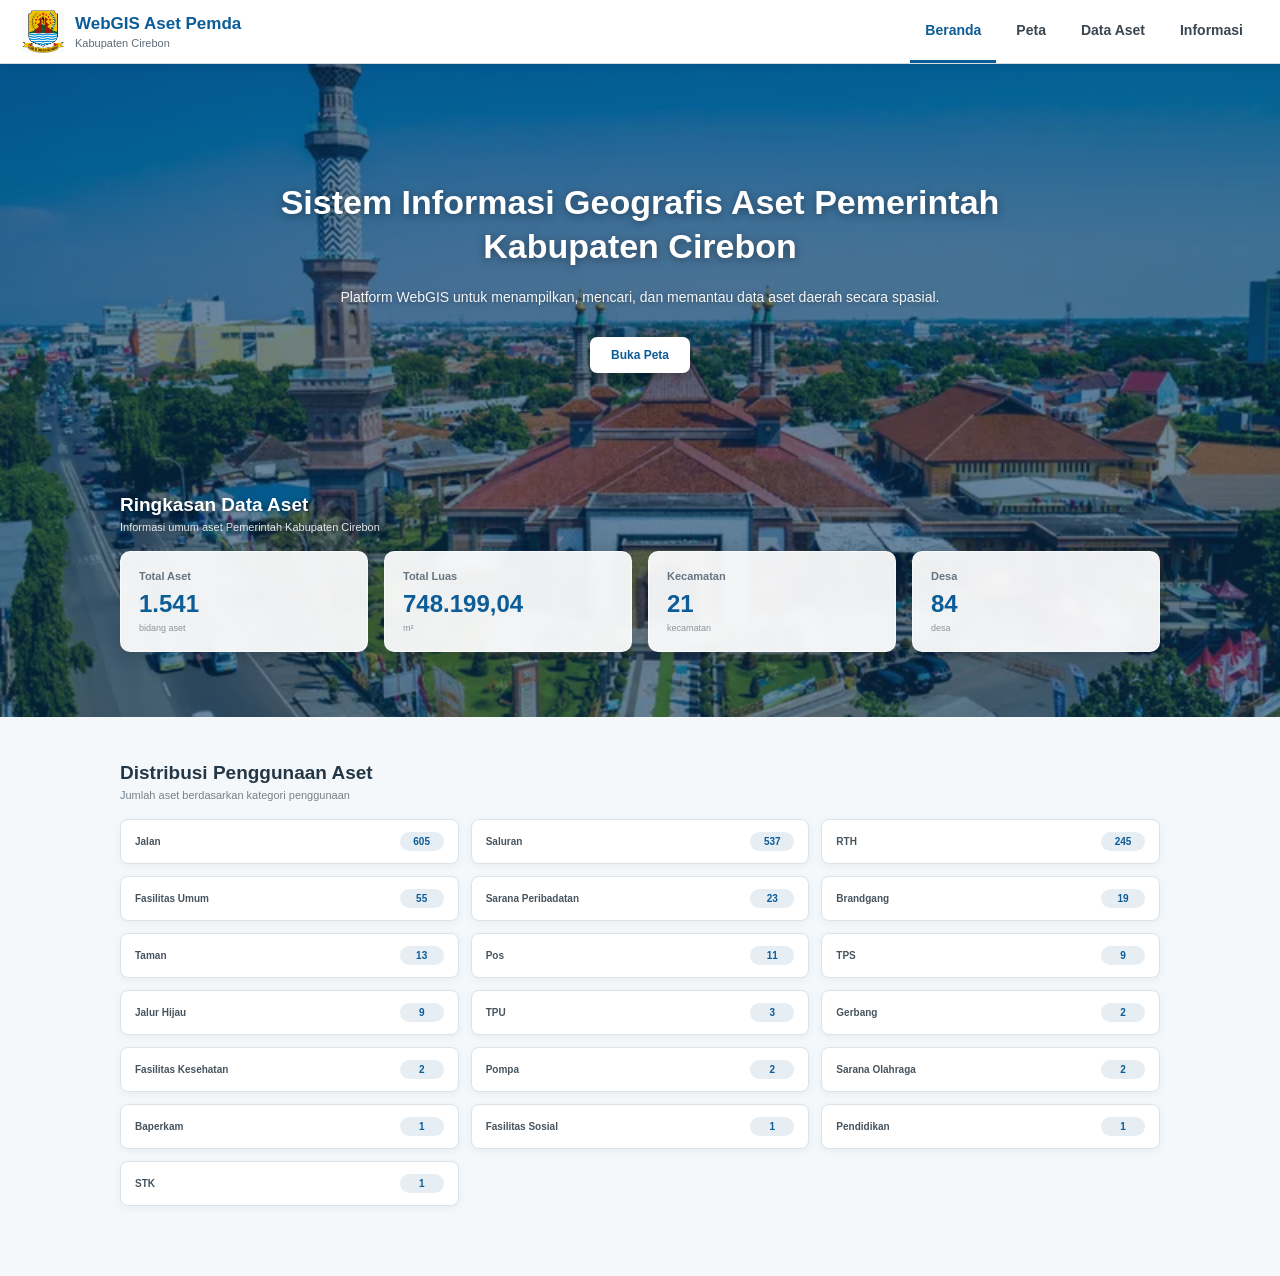
<file: index.html>
<!DOCTYPE html>
<html lang="id">

<head>
    <meta charset="UTF-8">

    <meta
        name="viewport"
        content="width=device-width, initial-scale=1.0"
    >

    <title>
        Beranda - WebGIS Aset Pemda Kabupaten Cirebon
    </title>

    <link
        rel="stylesheet"
        href="css/style.css"
    >

</head>

<body>

    <!-- =====================================================
         HEADER WEBGIS
    ====================================================== -->

    <header class="webgis-header">

        <div class="header-brand">

            <img
                src="images/Logo Kabupaten Cirebon.gif"
                alt="Logo Kabupaten Cirebon"
                class="header-logo"
            >

            <div class="header-text">

                <div class="header-title">
                    WebGIS Aset Pemda
                </div>

                <div class="header-subtitle">
                    Kabupaten Cirebon
                </div>

            </div>

        </div>


        <nav class="header-nav">

            <a
                href="index.html"
                class="nav-item active"
            >
                Beranda
            </a>

            <a
                href="peta.html"
                class="nav-item"
            >
                Peta
            </a>

            <a
                href="data-aset.html"
                class="nav-item"
            >
                Data Aset
            </a>

            <a
        href="informasi.html"
        class="nav-item"
    >
        Informasi
    </a>

        </nav>

    </header>


    <!-- =====================================================
         KONTEN BERANDA
    ====================================================== -->

    <main class="beranda-page">


        <!-- =================================================
             BACKGROUND HERO + RINGKASAN
        ================================================== -->

        <div class="beranda-background">


            <!-- =============================================
                 HERO
            ============================================== -->

            <section class="beranda-hero">

                <h1>
                    Sistem Informasi Geografis Aset
                    Pemerintah Kabupaten Cirebon
                </h1>

                <p>
                    Platform WebGIS untuk menampilkan,
                    mencari, dan memantau data aset daerah
                    secara spasial.
                </p>

                <a
                    href="peta.html"
                    class="btn-buka-peta"
                >
                    Buka Peta
                </a>

            </section>


            <!-- =============================================
                 RINGKASAN DATA
            ============================================== -->

            <section class="dashboard-ringkasan">

                <div class="dashboard-heading">

                    <h2>
                        Ringkasan Data Aset
                    </h2>

                    <p>
                        Informasi umum aset Pemerintah Kabupaten Cirebon
                    </p>

                </div>


                <div class="dashboard-cards">


                    <!-- TOTAL ASET -->

                    <div class="dashboard-card">

                        <div class="dashboard-card-label">
                            Total Aset
                        </div>

                        <div
                            class="dashboard-card-value"
                            id="dashboardTotalAset"
                        >
                            -
                        </div>

                        <div class="dashboard-card-unit">
                            bidang aset
                        </div>

                    </div>


                    <!-- TOTAL LUAS -->

                    <div class="dashboard-card">

                        <div class="dashboard-card-label">
                            Total Luas
                        </div>

                        <div
                            class="dashboard-card-value"
                            id="dashboardTotalLuas"
                        >
                            -
                        </div>

                        <div class="dashboard-card-unit">
                            m²
                        </div>

                    </div>


                    <!-- KECAMATAN -->

                    <div class="dashboard-card">

                        <div class="dashboard-card-label">
                            Kecamatan
                        </div>

                        <div
                            class="dashboard-card-value"
                            id="dashboardKecamatan"
                        >
                            -
                        </div>

                        <div class="dashboard-card-unit">
                            kecamatan
                        </div>

                    </div>


                    <!-- DESA -->

                    <div class="dashboard-card">

                        <div class="dashboard-card-label">
                            Desa
                        </div>

                        <div
                            class="dashboard-card-value"
                            id="dashboardDesa"
                        >
                            -
                        </div>

                        <div class="dashboard-card-unit">
                            desa
                        </div>

                    </div>


                </div>

            </section>


        </div>


        <!-- =================================================
             DISTRIBUSI PENGGUNAAN ASET
        ================================================== -->

        <section class="distribusi-aset">

            <div class="dashboard-heading">

                <h2>
                    Distribusi Penggunaan Aset
                </h2>

                <p>
                    Jumlah aset berdasarkan kategori penggunaan
                </p>

            </div>


            <div
                id="distribusiPenggunaan"
                class="distribusi-list"
            >
                Memuat data...
            </div>

        </section>


    </main>


    <!-- =====================================================
         JAVASCRIPT BERANDA
    ====================================================== -->

    <script src="js/beranda.js"></script>


</body>

</html>
</file>
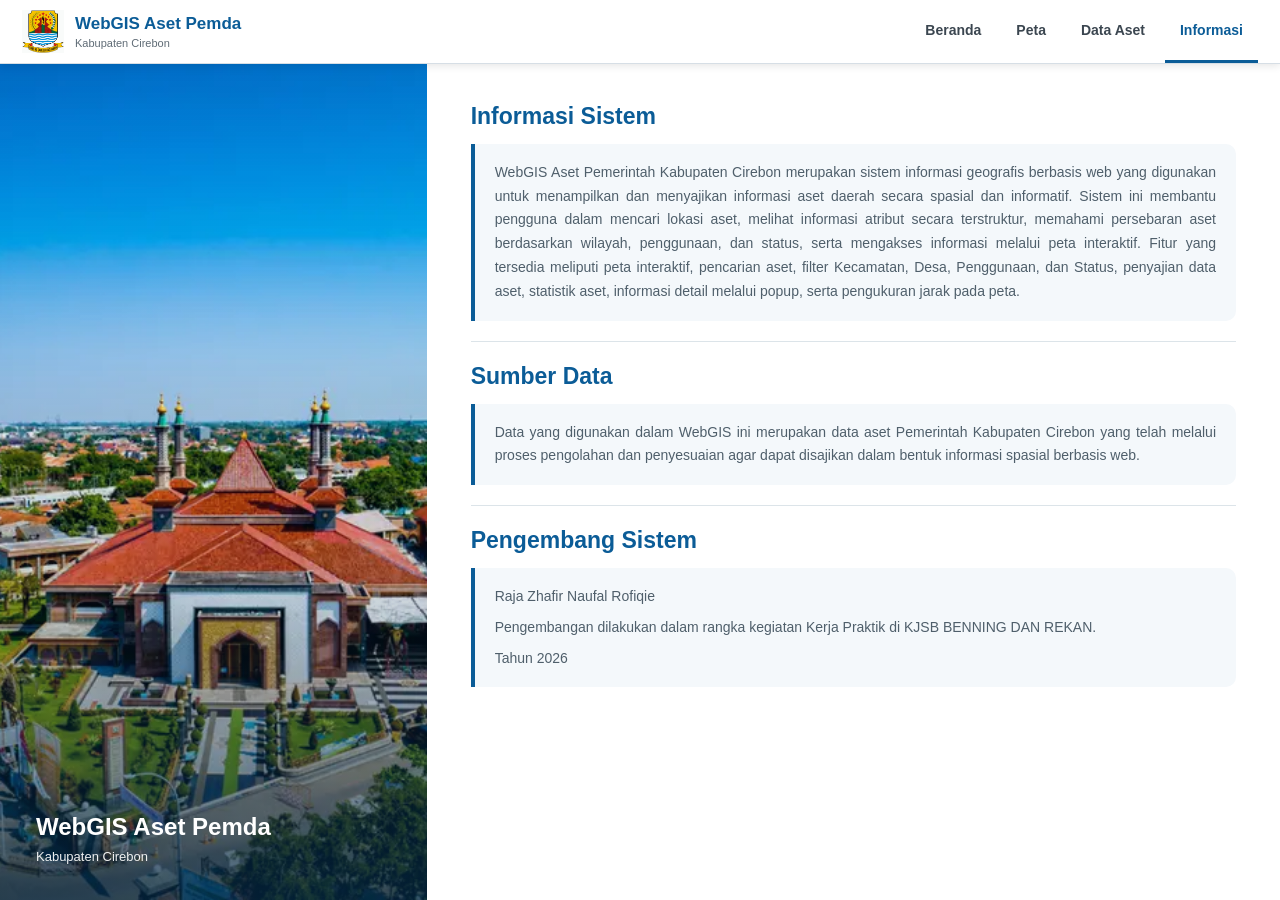
<file: informasi.html>
<!DOCTYPE html>
<html lang="id">

<head>

    <meta charset="UTF-8">

    <meta
        name="viewport"
        content="width=device-width, initial-scale=1.0"
    >

    <title>
        Informasi - WebGIS Aset Pemda Kabupaten Cirebon
    </title>

    <link
        rel="stylesheet"
        href="css/style.css"
    >

</head>


<body>


<!-- =====================================================
     HEADER / BANNER WEBGIS
====================================================== -->

<header class="webgis-header">

    <div class="header-brand">

        <img
            src="images/Logo Kabupaten Cirebon.gif"
            alt="Logo Kabupaten Cirebon"
            class="header-logo"
        >

        <div class="header-text">

            <div class="header-title">
                WebGIS Aset Pemda
            </div>

            <div class="header-subtitle">
                Kabupaten Cirebon
            </div>

        </div>

    </div>


    <nav class="header-nav">

        <a
    href="index.html"
    class="nav-item"
>
    Beranda
</a>

        <a
            href="peta.html"
            class="nav-item"
        >
            Peta
        </a>

        <a
            href="data-aset.html"
            class="nav-item"
        >
            Data Aset
        </a>

        <a
            href="informasi.html"
            class="nav-item active"
        >
            Informasi
        </a>

    </nav>

</header>


<!-- =====================================================
     HALAMAN INFORMASI
====================================================== -->

<main class="informasi-page">

    <section class="informasi-split">


        <!-- =============================================
             FOTO KIRI
        ============================================== -->

        <div class="informasi-photo">

            <img
                src="images/alun-cirebon.webp"
                alt="Kabupaten Cirebon"
            >

            <div class="informasi-photo-overlay">

                <div class="informasi-photo-title">
                    WebGIS Aset Pemda
                </div>

                <div class="informasi-photo-subtitle">
                    Kabupaten Cirebon
                </div>

            </div>

        </div>


        <!-- =============================================
             INFORMASI KANAN
        ============================================== -->

        <div class="informasi-panel">


            <!-- INFORMASI SISTEM -->

            <div class="informasi-block">

                <h1>
                    Informasi Sistem
                </h1>

                <p>
                    WebGIS Aset Pemerintah Kabupaten Cirebon merupakan
                    sistem informasi geografis berbasis web yang digunakan
                    untuk menampilkan dan menyajikan informasi aset daerah
                    secara spasial dan informatif. Sistem ini membantu
                    pengguna dalam mencari lokasi aset, melihat informasi
                    atribut secara terstruktur, memahami persebaran aset
                    berdasarkan wilayah, penggunaan, dan status, serta
                    mengakses informasi melalui peta interaktif. Fitur yang
                    tersedia meliputi peta interaktif, pencarian aset,
                    filter Kecamatan, Desa, Penggunaan, dan Status,
                    penyajian data aset, statistik aset, informasi detail
                    melalui popup, serta pengukuran jarak pada peta.
                </p>

            </div>


            <div class="informasi-divider"></div>


            <!-- SUMBER DATA -->

            <div class="informasi-block">

                <h2>
                    Sumber Data
                </h2>

                <p>
                    Data yang digunakan dalam WebGIS ini merupakan data
                    aset Pemerintah Kabupaten Cirebon yang telah melalui
                    proses pengolahan dan penyesuaian agar dapat disajikan
                    dalam bentuk informasi spasial berbasis web.
                </p>

            </div>


            <div class="informasi-divider"></div>


            <!-- PENGEMBANG SISTEM -->

            <div class="informasi-block">

                <h2>
                    Pengembang Sistem
                </h2>


                <div class="informasi-developer">

                    <div class="developer-name">
                        Raja Zhafir Naufal Rofiqie
                    </div>

                    <p>
                        Pengembangan dilakukan dalam rangka kegiatan
                        Kerja Praktik di KJSB BENNING DAN REKAN.
                    </p>

                    <div class="developer-year">
                        Tahun 2026
                    </div>

                </div>

            </div>


        </div>

    </section>

</main>


</body>

</html>
</file>
<file: css/style.css>
html,
body {
    margin: 0;
    padding: 0;
    width: 100%;
    height: 100%;
}


/* ======================================================
   HEADER WEBGIS
====================================================== */

.webgis-header {
    position: fixed;

    top: 0;
    left: 0;
    right: 0;

    height: 64px;

    background: rgba(255, 255, 255, 0.97);

    display: flex;
    align-items: center;
    justify-content: space-between;

    padding: 0 22px;

    box-sizing: border-box;

    border-bottom: 1px solid #d6dee5;

    box-shadow:
        0 2px 8px
        rgba(0, 0, 0, 0.10);

    z-index: 2000;

    font-family:
        Arial,
        Helvetica,
        sans-serif;
}


/* ======================================================
   BRAND / IDENTITAS
====================================================== */

.header-brand {
    display: flex;
    align-items: center;

    gap: 11px;
}

.header-logo {
    width: 42px;
    height: 48px;

    object-fit: contain;
}

.header-text {
    display: flex;
    flex-direction: column;

    justify-content: center;
}

.header-title {
    font-size: 17px;

    font-weight: 700;

    color: #0B5C97;

    line-height: 1.15;
}

.header-subtitle {
    margin-top: 3px;

    font-size: 11px;

    font-weight: 500;

    color: #5f6b75;
}


/* ======================================================
   NAVBAR
====================================================== */

.header-nav {
    display: flex;

    align-items: center;

    height: 100%;

    gap: 5px;
}

.nav-item {
    height: 100%;

    padding: 0 15px;

    display: flex;
    align-items: center;

    color: #3b4650;

    text-decoration: none;

    font-size: 14px;

    font-weight: 700;

    box-sizing: border-box;

    border-bottom: 3px solid transparent;

    transition: 0.2s;
}

.nav-item:hover {
    color: #0B5C97;

    background:
        rgba(11, 92, 151, 0.05);
}

.nav-item.active {
    color: #0B5C97;

    border-bottom-color: #0B5C97;
}


/* ======================================================
   PETA
====================================================== */

#map {
    position: absolute;

    top: 64px;
    left: 0;
    right: 0;
    bottom: 0;

    width: 100%;

    height: calc(100vh - 64px);
}


/* ======================================================
   PANEL FILTER
====================================================== */

.filter-panel {
    position: absolute;

    top: 79px;
    left: 55px;

    z-index: 1000;

    width: 190px;

    background: rgba(255, 255, 255, 0.96);

    padding: 12px;

    border-radius: 10px;

    box-shadow:
        0 3px 14px
        rgba(0, 0, 0, 0.22);

    font-family:
        Arial,
        Helvetica,
        sans-serif;
}

.filter-title {
    font-size: 13px;
    font-weight: 700;

    color: #0B5C97;

    margin-bottom: 10px;

    padding-bottom: 6px;

    border-bottom:
        1px solid #d5dce2;
}

.filter-panel label {
    display: block;

    font-size: 10px;
    font-weight: 600;

    color: #444444;

    margin-top: 8px;
    margin-bottom: 4px;
}


/* ======================================================
   DROPDOWN FILTER
====================================================== */

.filter-panel select {
    width: 100%;

    padding: 6px 7px;

    font-size: 10px;

    color: #222222;

    background: #ffffff;

    border: 1px solid #c7d0d8;

    border-radius: 6px;

    outline: none;

    cursor: pointer;

    box-sizing: border-box;
}

.filter-panel select:focus {
    border-color: #0B5C97;

    box-shadow:
        0 0 0 2px
        rgba(11, 92, 151, 0.12);
}


/* ======================================================
   PENCARIAN ASET
====================================================== */

.search-aset {
    display: flex;

    gap: 5px;

    margin-bottom: 10px;
}

.search-aset input {
    width: 100%;

    min-width: 0;

    padding: 7px 8px;

    font-size: 10px;

    border: 1px solid #c7d0d8;

    border-radius: 6px;

    background: white;

    color: #222222;

    outline: none;

    box-sizing: border-box;
}

.search-aset input:focus {
    border-color: #0B5C97;

    box-shadow:
        0 0 0 2px
        rgba(11, 92, 151, 0.15);
}

#btnSearchAset {
    border: none;

    padding: 7px 10px;

    border-radius: 6px;

    background: #0B5C97;

    color: white;

    font-size: 10px;

    font-weight: 600;

    cursor: pointer;
}

#btnSearchAset:hover {
    background: #084773;
}


/* ======================================================
   HASIL PENCARIAN ASET
====================================================== */

.hasil-pencarian {
    display: none;

    margin-bottom: 10px;

    background: white;

    border: 1px solid #c7d0d8;

    border-radius: 7px;

    max-height: 220px;

    overflow-y: auto;

    box-shadow:
        0 3px 10px
        rgba(0, 0, 0, 0.12);
}

.hasil-item {
    padding: 8px 9px;

    cursor: pointer;

    border-bottom:
        1px solid #e3e7ea;

    background: white;

    transition:
        background 0.15s ease;
}

.hasil-item:last-child {
    border-bottom: none;
}

.hasil-item:hover {
    background: #EAF3F9;
}

.hasil-penggunaan {
    font-size: 10px;

    font-weight: 700;

    color: #0B5C97;

    margin-bottom: 2px;
}

.hasil-lokasi {
    font-size: 9px;

    color: #444444;

    margin-bottom: 2px;
}

.hasil-kode {
    font-size: 8px;

    color: #777777;
}

.hasil-kosong {
    padding: 9px;

    font-size: 9px;

    color: #666666;

    text-align: center;
}

.hasil-pencarian::-webkit-scrollbar {
    width: 5px;
}

.hasil-pencarian::-webkit-scrollbar-thumb {
    background: #9eabb5;

    border-radius: 10px;
}


/* ======================================================
   RESET FILTER
====================================================== */

#resetFilter {
    width: 100%;

    margin-top: 10px;

    padding: 7px;

    border: none;

    border-radius: 6px;

    background: #0B5C97;

    color: white;

    font-size: 10px;

    font-weight: 600;

    cursor: pointer;
}

#resetFilter:hover {
    background: #084773;
}


/* ======================================================
   STATISTIK FILTER
====================================================== */

.statistik-filter {
    margin-top: 11px;

    padding: 11px 12px;

    background:
        rgba(255, 255, 255, 0.96);

    border:
        1px solid #d5dce2;

    border-radius: 8px;

    font-family:
        Arial,
        Helvetica,
        sans-serif;
}

.statistik-title {
    color: #0B5C97;

    font-size: 11.5px;

    font-weight: 700;

    margin-bottom: 8px;

    padding-bottom: 6px;

    border-bottom:
        1px solid #d5dce2;
}

.statistik-row {
    display: flex;

    justify-content: space-between;

    align-items: center;

    gap: 10px;

    margin-bottom: 7px;

    font-size: 10px;

    color: #444444;
}

.statistik-row:last-child {
    margin-bottom: 0;
}

.statistik-row strong {
    color: #0B5C97;

    font-size: 10.5px;

    font-weight: 700;

    text-align: right;
}

/* ======================================================
   POPUP INFORMASI ASET
====================================================== */

.popup-aset-wrapper
.leaflet-popup-content-wrapper {
    padding: 0;

    border-radius: 12px;

    overflow: hidden;

    background: white;

    border:
        2px solid #607D8B;

    box-shadow:
        0 6px 22px
        rgba(0, 0, 0, 0.24);
}

.popup-aset-wrapper
.leaflet-popup-content {
    margin: 0 !important;

    width: 275px !important;
}

.popup-aset-wrapper
.leaflet-popup-tip {
    background: white;

    border-right:
        2px solid #607D8B;

    border-bottom:
        2px solid #607D8B;
}

.popup-aset-wrapper
.leaflet-popup-close-button {
    color: white !important;

    font-size: 18px !important;

    top: 7px !important;

    right: 8px !important;

    z-index: 999;
}

.popup-aset-wrapper
.leaflet-popup-close-button:hover {
    color: #dddddd !important;
}


/* ======================================================
   CONTAINER POPUP
====================================================== */

.popup-aset {
    width: 275px;

    font-family:
        Arial,
        Helvetica,
        sans-serif;

    background: white;
}


/* ======================================================
   HEADER POPUP
====================================================== */

.popup-header {
    background: #0B5C97;

    color: white;

    padding:
        10px
        32px
        10px
        13px;
}

.popup-title {
    font-size: 15px;

    font-weight: 700;

    margin-bottom: 2px;
}

.popup-subtitle {
    font-size: 10px;

    opacity: 0.9;
}


/* ======================================================
   BODY POPUP
====================================================== */

.popup-body {
    width: 100%;

    background: white;

    position: relative;
}


/* Watermark logo */
.popup-body::before {
    content: "";

    position: absolute;

    width: 145px;
    height: 145px;

    top: 50%;
    left: 69%;

    transform:
        translate(-50%, -50%);

    background-image:
        url("../images/Logo Kabupaten Cirebon.gif");

    background-size: contain;

    background-position: center;

    background-repeat: no-repeat;

    opacity: 0.34;

    pointer-events: none;

    z-index: 0;
}


/* ======================================================
   BARIS POPUP
====================================================== */

.popup-row {
    display: grid;

    grid-template-columns:
        95px
        1fr;

    min-height: 31px;

    position: relative;

    z-index: 1;

    border-bottom:
        1px solid #c7d0d8;
}

.popup-row:last-child {
    border-bottom: none;
}


/* ======================================================
   KOLOM KIRI POPUP
====================================================== */

.popup-label {
    background:
        rgba(42, 105, 150, 0.72);

    color: white;

    font-weight: 600;

    font-size: 10px;

    padding:
        7px
        9px;

    display: flex;

    align-items: center;

    border-right:
        1px solid #b8c4ce;

    border-bottom:
        1px solid
        rgba(255, 255, 255, 0.22);
}


/* ======================================================
   KOLOM KANAN POPUP
====================================================== */

.popup-value {
    background:
        rgba(255, 255, 255, 0.70);

    color: #333333;

    font-size: 10px;

    padding:
        7px
        9px;

    display: flex;

    align-items: center;

    line-height: 1.3;

    word-break: break-word;

    border-bottom:
        1px solid #d5dce2;
}


/* ======================================================
   STATUS
====================================================== */

.status-badge {
    display: inline-block;

    padding:
        3px
        7px;

    border-radius: 14px;

    background: #E8F5E9;

    color: #2E7D32;

    font-size: 8.5px;

    font-weight: 700;
}


/* ======================================================
   TOOLTIP HOVER
====================================================== */

.tooltip-aset-wrapper {
    background: transparent !important;

    border: none !important;

    box-shadow: none !important;

    padding: 0 !important;

    pointer-events: none !important;
}

.tooltip-aset-wrapper,
.tooltip-aset-wrapper * {
    pointer-events: none !important;
}

.tooltip-aset-wrapper::before {
    border-top-color:
        white !important;
}

.tooltip-aset {
    min-width: 155px;

    max-width: 225px;

    border-radius: 8px;

    overflow: hidden;

    background: white;

    box-shadow:
        0 4px 14px
        rgba(0, 0, 0, 0.24);
}

.tooltip-title {
    background: #0B5C97;

    color: white;

    font-weight: 700;

    padding:
        6px
        10px;

    font-size: 10px;
}

.tooltip-keterangan {
    background: white;

    color: #333333;

    padding:
        8px
        10px;

    line-height: 1.35;

    font-size: 9px;
}


/* ======================================================
   LEGENDA ASET
====================================================== */

.legend-aset {
    background:
        rgba(255, 255, 255, 0.94);

    padding:
        10px
        12px;

    border-radius: 9px;

    box-shadow:
        0 3px 12px
        rgba(0, 0, 0, 0.22);

    font-family:
        Arial,
        Helvetica,
        sans-serif;

    font-size: 10px;

    max-height: 300px;

    overflow-y: auto;

    min-width: 145px;
}

.legend-title {
    font-size: 12px;

    font-weight: 700;

    color: #0B5C97;

    margin-bottom: 8px;

    padding-bottom: 6px;

    border-bottom:
        1px solid #d5dce2;
}

.legend-item {
    display: flex;

    align-items: center;

    gap: 7px;

    margin-bottom: 5px;

    color: #333333;
}

.legend-color {
    width: 13px;

    height: 13px;

    border-radius: 3px;

    flex-shrink: 0;

    border:
        1px solid
        rgba(0, 0, 0, 0.20);
}

.legend-aset::-webkit-scrollbar {
    width: 5px;
}

.legend-aset::-webkit-scrollbar-thumb {
    background: #9eabb5;

    border-radius: 10px;
}

/* ======================================================
   BERANDA PAGE
====================================================== */

.beranda-page {
    min-height: 100vh;

    padding-top: 64px;

    background: #f5f8fa;

    font-family:
        Arial,
        Helvetica,
        sans-serif;

    box-sizing: border-box;
}


/* ======================================================
   BACKGROUND HERO + RINGKASAN
====================================================== */

.beranda-background {
    position: relative;

    background-image:
        linear-gradient(
            rgba(6, 50, 88, 0.58),
            rgba(6, 50, 88, 0.58)
        ),
        url("../images/alun-cirebon.webp");

    background-size: cover;

    background-position: center center;

    background-repeat: no-repeat;

    box-sizing: border-box;
}


/* ======================================================
   HERO BERANDA
====================================================== */

.beranda-hero {
    min-height: 410px;

    padding:
        70px
        30px
        55px
        30px;

    text-align: center;

    display: flex;

    flex-direction: column;

    align-items: center;

    justify-content: center;

    box-sizing: border-box;
}


/* ======================================================
   JUDUL HERO
====================================================== */

.beranda-hero h1 {
    margin: 0;

    max-width: 850px;

    color: white;

    font-size: 34px;

    font-weight: 700;

    line-height: 1.3;

    text-shadow:
        0 2px 8px
        rgba(0, 0, 0, 0.38);
}


/* ======================================================
   DESKRIPSI HERO
====================================================== */

.beranda-hero p {
    max-width: 680px;

    margin:
        18px
        auto
        27px
        auto;

    color:
        rgba(255, 255, 255, 0.94);

    font-size: 14px;

    line-height: 1.7;

    text-shadow:
        0 1px 5px
        rgba(0, 0, 0, 0.35);
}


/* ======================================================
   TOMBOL BUKA PETA
====================================================== */

.btn-buka-peta {
    display: inline-block;

    padding:
        11px
        21px;

    border-radius: 7px;

    background: white;

    color: #0B5C97;

    font-size: 12px;

    font-weight: 700;

    text-decoration: none;

    box-shadow:
        0 3px 12px
        rgba(0, 0, 0, 0.22);

    transition:
        background 0.2s ease,
        transform 0.2s ease,
        box-shadow 0.2s ease;
}

.btn-buka-peta:hover {
    background: #EAF3F9;

    transform:
        translateY(-1px);

    box-shadow:
        0 5px 16px
        rgba(0, 0, 0, 0.26);
}


/* ======================================================
   RINGKASAN DATA
====================================================== */

.dashboard-ringkasan {
    max-width: 1100px;

    margin: 0 auto;

    padding:
        20px
        30px
        65px
        30px;

    box-sizing: border-box;

    font-family:
        Arial,
        Helvetica,
        sans-serif;
}


/* ======================================================
   HEADING RINGKASAN
====================================================== */

.beranda-background .dashboard-heading {
    margin-bottom: 18px;
}

.beranda-background .dashboard-heading h2 {
    margin: 0;

    color: white;

    font-size: 19px;

    font-weight: 700;

    text-shadow:
        0 1px 5px
        rgba(0, 0, 0, 0.32);
}

.beranda-background .dashboard-heading p {
    margin:
        5px
        0
        0
        0;

    color:
        rgba(255, 255, 255, 0.88);

    font-size: 11px;

    text-shadow:
        0 1px 4px
        rgba(0, 0, 0, 0.28);
}


/* ======================================================
   KARTU RINGKASAN
====================================================== */

.dashboard-cards {
    display: grid;

    grid-template-columns:
        repeat(4, 1fr);

    gap: 16px;
}

.dashboard-card {
    background:
        rgba(255, 255, 255, 0.93);

    padding: 18px;

    border:
        1px solid
        rgba(255, 255, 255, 0.55);

    border-radius: 10px;

    box-shadow:
        0 4px 16px
        rgba(0, 0, 0, 0.18);

    backdrop-filter:
        blur(4px);

    -webkit-backdrop-filter:
        blur(4px);

    transition:
        transform 0.2s ease,
        box-shadow 0.2s ease;

    box-sizing: border-box;
}

.dashboard-card:hover {
    transform:
        translateY(-2px);

    box-shadow:
        0 7px 20px
        rgba(0, 0, 0, 0.22);
}

.dashboard-card-label {
    color: #667580;

    font-size: 11px;

    font-weight: 600;

    margin-bottom: 9px;
}

.dashboard-card-value {
    color: #0B5C97;

    font-size: 24px;

    font-weight: 700;

    line-height: 1.1;
}

.dashboard-card-unit {
    margin-top: 6px;

    color: #8a959d;

    font-size: 9px;
}


/* ======================================================
   DISTRIBUSI PENGGUNAAN ASET
====================================================== */

.distribusi-aset {
    max-width: 1100px;

    margin: 0 auto;

    padding:
        45px
        30px
        70px
        30px;

    box-sizing: border-box;

    font-family:
        Arial,
        Helvetica,
        sans-serif;
}

.distribusi-aset .dashboard-heading {
    margin-bottom: 18px;
}

.distribusi-aset .dashboard-heading h2 {
    margin: 0;

    color: #243746;

    font-size: 19px;

    font-weight: 700;
}

.distribusi-aset .dashboard-heading p {
    margin:
        5px
        0
        0
        0;

    color: #74818b;

    font-size: 11px;
}


/* ======================================================
   DAFTAR DISTRIBUSI
====================================================== */

.distribusi-list {
    display: grid;

    grid-template-columns:
        repeat(3, 1fr);

    gap: 12px;
}

.distribusi-item {
    display: flex;

    align-items: center;

    justify-content: space-between;

    gap: 12px;

    padding:
        12px
        14px;

    background: white;

    border:
        1px solid #dce3e8;

    border-radius: 8px;

    box-shadow:
        0 2px 8px
        rgba(0, 0, 0, 0.05);

    box-sizing: border-box;
}

.distribusi-nama {
    color: #47545e;

    font-size: 10px;

    font-weight: 600;
}

.distribusi-jumlah {
    min-width: 30px;

    padding:
        4px
        7px;

    border-radius: 12px;

    background:
        rgba(11, 92, 151, 0.10);

    color: #0B5C97;

    font-size: 10px;

    font-weight: 700;

    text-align: center;
}


/* ======================================================
   RESPONSIVE BERANDA
====================================================== */

@media
(max-width: 900px) {

    .dashboard-cards {
        grid-template-columns:
            repeat(2, 1fr);
    }

    .distribusi-list {
        grid-template-columns:
            repeat(2, 1fr);
    }

}


@media
(max-width: 700px) {

    .beranda-hero {
        min-height: 360px;

        padding:
            55px
            20px
            45px
            20px;
    }

    .beranda-hero h1 {
        font-size: 25px;
    }

    .beranda-hero p {
        font-size: 12px;
    }

    .dashboard-ringkasan {
        padding:
            20px
            20px
            50px
            20px;
    }

}


@media
(max-width: 520px) {

    .dashboard-cards {
        grid-template-columns:
            1fr;
    }

    .distribusi-list {
        grid-template-columns:
            1fr;
    }

}

/* ======================================================
   HALAMAN DATA ASET
====================================================== */

.data-aset-page {
    min-height: 100vh;

    padding:
        64px
        30px
        50px
        30px;

    background: #f5f8fa;

    box-sizing: border-box;

    font-family:
        Arial,
        Helvetica,
        sans-serif;
}


/* ======================================================
   HEADER DATA ASET
====================================================== */

.data-aset-header {
    max-width: 1250px;

    margin:
        35px
        auto
        20px
        auto;
}

.data-aset-header h1 {
    margin: 0;

    color: #243746;

    font-size: 24px;

    font-weight: 700;
}

.data-aset-header p {
    margin:
        6px
        0
        0
        0;

    color: #74818b;

    font-size: 11px;

    line-height: 1.5;
}


/* ======================================================
   TOOLBAR DATA ASET
====================================================== */

.data-aset-toolbar {
    max-width: 1250px;

    margin:
        0
        auto
        15px
        auto;

    display: flex;

    justify-content: space-between;

    align-items: center;
}

.data-search {
    width: 280px;
}

.data-search input {
    width: 100%;

    padding:
        9px
        11px;

    border:
        1px solid #cbd5dc;

    border-radius: 7px;

    background: white;

    color: #333333;

    font-size: 10px;

    outline: none;

    box-sizing: border-box;
}

.data-search input:focus {
    border-color: #0B5C97;

    box-shadow:
        0 0 0 2px
        rgba(11, 92, 151, 0.12);
}


/* ======================================================
   CONTAINER TABEL
====================================================== */

.data-table-container {
    max-width: 1250px;

    margin: 0 auto;

    overflow-x: auto;

    background: white;

    border:
        1px solid #dce3e8;

    border-radius: 10px;

    box-shadow:
        0 3px 12px
        rgba(0, 0, 0, 0.06);
}


/* ======================================================
   TABEL
====================================================== */

.data-aset-table {
    width: 100%;

    border-collapse: collapse;

    min-width: 1050px;
}

.data-aset-table thead {
    background: #0B5C97;

    color: white;
}

.data-aset-table th {
    padding:
        11px
        11px;

    text-align: left;

    font-size: 10.5px;

    font-weight: 700;

    white-space: nowrap;
}

.data-aset-table td {
    padding:
        10px
        11px;

    color: #3f4b55;

    font-size: 10px;

    border-bottom:
        1px solid #e6ebef;

    vertical-align: middle;
}

.data-aset-table tbody tr:hover {
    background: #f4f9fc;
}

.data-aset-table tbody tr:last-child td {
    border-bottom: none;
}


/* ======================================================
   STATUS
====================================================== */

.table-status {
    display: inline-block;

    padding:
        4px
        8px;

    border-radius: 12px;

    background: #E8F5E9;

    color: #2E7D32;

    font-size: 9px;

    font-weight: 700;
}


/* ======================================================
   TOMBOL LIHAT
====================================================== */

.btn-lihat-peta {
    padding:
        6px
        10px;

    border: none;

    border-radius: 5px;

    background: #0B5C97;

    color: white;

    font-size: 9px;

    font-weight: 700;

    cursor: pointer;
}

.btn-lihat-peta:hover {
    background: #084773;
}


/* ======================================================
   DATA KOSONG
====================================================== */

.data-kosong {
    padding: 25px !important;

    text-align: center !important;

    color: #77838c !important;

    font-size: 10px !important;
}


/* ======================================================
   RESPONSIVE
====================================================== */

@media
(max-width: 700px) {

    .data-aset-page {
        padding:
            64px
            15px
            35px
            15px;
    }

    .data-search {
        width: 100%;
    }

}

/* ======================================================
   FILTER HALAMAN DATA ASET
====================================================== */

.data-aset-toolbar {
    max-width: 1250px;

    margin:
        0
        auto
        15px
        auto;

    display: flex;

    align-items: center;

    justify-content: space-between;

    gap: 12px;
}


.data-filter-group {
    display: flex;

    align-items: center;

    gap: 7px;
}


.data-filter-group select {
    min-width: 145px;

    padding:
        8px
        9px;

    border:
        1px solid #cbd5dc;

    border-radius: 7px;

    background: white;

    color: #333333;

    font-size: 9px;

    outline: none;

    cursor: pointer;
}


.data-filter-group select:focus {
    border-color: #0B5C97;

    box-shadow:
        0 0 0 2px
        rgba(11, 92, 151, 0.10);
}


#resetDataFilter {
    padding:
        8px
        11px;

    border:
        1px solid #0B5C97;

    border-radius: 7px;

    background: white;

    color: #0B5C97;

    font-size: 9px;

    font-weight: 700;

    cursor: pointer;
}


#resetDataFilter:hover {
    background: #0B5C97;

    color: white;
}


/* ======================================================
   RESPONSIVE TOOLBAR DATA
====================================================== */

@media
(max-width: 950px) {

    .data-aset-toolbar {
        flex-direction: column;

        align-items: stretch;
    }

    .data-search {
        width: 100%;
    }

    .data-filter-group {
        width: 100%;

        flex-wrap: wrap;
    }

    .data-filter-group select {
        flex: 1;

        min-width: 140px;
    }

}

/* ======================================================
   TOOL UKUR JARAK
====================================================== */

.map-tools {
    position: fixed;

    top: 145px;
    right: 12px;

    display: flex;
    flex-direction: column;
    align-items: center;
    gap: 7px;

    z-index: 1800;

    font-family:
        Arial,
        Helvetica,
        sans-serif;
}


.map-tool-btn {
    width: 44px;
    height: 44px;

    display: flex;
    align-items: center;
    justify-content: center;

    padding: 0;

    border:
        1px solid
        rgba(0, 0, 0, 0.15);

    border-radius: 9px;

    background:
        rgba(255, 255, 255, 0.96);

    cursor: pointer;

    box-shadow:
        0 2px 7px
        rgba(0, 0, 0, 0.20);
}

.map-tool-btn:hover {
    background:
        #ffffff;

    transform:
        translateY(-1px);
}


.map-tool-btn.active {
    border-color:
        #F4C430;

    box-shadow:
        0 0 0 2px
        rgba(244, 196, 48, 0.18),
        0 2px 7px
        rgba(0, 0, 0, 0.20);
}


/* IKON PENGGARIS */

.icon-penggaris {
    font-size: 22px;

    line-height: 1;

    filter:
        sepia(1)
        saturate(8)
        hue-rotate(355deg)
        brightness(1.05);
}


/* TOMBOL HAPUS */

.map-tool-secondary {
    width: 44px;
    height: 44px;

    padding: 0;

    background:
        rgba(255, 255, 255, 0.96);

    color:
        #607D8B;

    font-size: 16px;

    font-weight: 700;
}


.map-tool-secondary:hover {
    background:
        #ffffff;

    color:
        #455A64;
}
/* Label jarak final */

.leaflet-tooltip.tooltip-jarak {
    background: white;

    border:
        1px solid #0B5C97;

    border-radius: 7px;

    color:
        #243746;

    font-size:
        10px;

    font-weight:
        700;

    padding:
        6px
        9px;

    box-shadow:
        0 2px 7px
        rgba(0, 0, 0, 0.18);
}


/* Label jarak sementara */

.leaflet-tooltip.tooltip-jarak-sementara {
    background:
        rgba(255, 255, 255, 0.95);

    border:
        1px dashed #F4C430;

    border-radius:
        7px;

    color:
        #243746;

    font-size:
        10px;

    font-weight:
        700;

    padding:
        5px
        8px;

    box-shadow:
        0 2px 6px
        rgba(0, 0, 0, 0.15);
}

/* ======================================================
   KURSOR SAAT MODE UKUR AKTIF
====================================================== */

#map.mode-ukur-aktif,
#map.mode-ukur-aktif .leaflet-interactive,
#map.mode-ukur-aktif .leaflet-container {
    cursor: crosshair !important;
}

/* ======================================================
   HALAMAN INFORMASI
====================================================== */

.informasi-page {
    height: 100vh;

    padding-top: 64px;

    background: #f4f7f9;

    box-sizing: border-box;

    font-family:
        Arial,
        Helvetica,
        sans-serif;

    overflow: hidden;
}


/* ======================================================
   FRAME UTAMA
   1/3 FOTO + 2/3 INFORMASI
====================================================== */

.informasi-split {
    width: 100%;
    height: calc(100vh - 64px);

    margin: 0;

    display: grid;

    grid-template-columns:
        1fr 2fr;

    background: #ffffff;

    overflow: hidden;
}


/* ======================================================
   FOTO KIRI
====================================================== */

.informasi-photo {
    position: relative;

    width: 100%;
    height: 100%;

    overflow: hidden;

    background: #0B5C97;
}


.informasi-photo img {
    width: 100%;
    height: 100%;

    display: block;

    object-fit: cover;

    object-position: center center;
}


/* Overlay foto */

.informasi-photo::after {
    content: '';

    position: absolute;

    inset: 0;

    background:
        linear-gradient(
            to top,
            rgba(4, 40, 69, 0.75) 0%,
            rgba(4, 40, 69, 0.20) 35%,
            rgba(4, 40, 69, 0.03) 65%
        );
}


/* ======================================================
   TEKS PADA FOTO
====================================================== */

.informasi-photo-overlay {
    position: absolute;

    left: 36px;
    right: 36px;
    bottom: 36px;

    z-index: 2;

    color: #ffffff;
}


.informasi-photo-title {
    font-size: 24px;

    font-weight: 700;

    line-height: 1.2;
}


.informasi-photo-subtitle {
    margin-top: 7px;

    color:
        rgba(255, 255, 255, 0.92);

    font-size: 13px;
}


/* ======================================================
   PANEL INFORMASI KANAN
====================================================== */

.informasi-panel {
    height: 100%;
    padding: 38px 44px 32px;
    box-sizing: border-box;
    overflow: hidden;
    background: #fff;
}


/* ======================================================
   SEMUA SUBJUDUL
====================================================== */

.informasi-block h1,
.informasi-block h2 {
    margin:
        0
        0
        12px;

    color: #0B5C97;

    font-size: 23px;

    font-weight: 700;

    line-height: 1.3;
}


/* ======================================================
   KOTAK ISI INFORMASI
====================================================== */

.informasi-block p {
    margin: 0;

    padding:
        17px
        20px;

    background:
        #f4f8fb;

    border-left:
        4px solid #0B5C97;

    border-radius:
        0
        10px
        10px
        0;

    color: #4f5f6b;

    font-size: 14px;

    line-height: 1.7;

    text-align: justify;

    text-justify: inter-word;

    box-sizing: border-box;
}


/* ======================================================
   GARIS PEMISAH
====================================================== */

.informasi-divider {
    width: 100%;
    height: 1px;

    margin:
        20px
        0;

    background: #dce4e9;
}


/* ======================================================
   BOX PENGEMBANG SISTEM
====================================================== */

.informasi-developer {
    padding:
        17px
        20px;

    background:
        #f4f8fb;

    border-left:
        4px solid #0B5C97;

    border-radius:
        0
        10px
        10px
        0;

    box-sizing: border-box;
}


/* Nama pengembang */

.developer-name {
    margin-bottom: 7px;

    color: #4f5f6b;

    font-size: 14px;

    font-weight: 400;

    line-height: 1.7;
}


/* Keterangan pengembang */

.informasi-developer p {
    margin: 0;

    padding: 0;

    background: transparent;

    border: none;

    border-radius: 0;

    color: #4f5f6b;

    font-size: 14px;

    line-height: 1.7;

    text-align: left;
}


/* Tahun */

.developer-year {
    margin-top: 7px;

    color: #4f5f6b;

    font-size: 14px;

    line-height: 1.7;
}


/* ======================================================
   RESPONSIVE TABLET
====================================================== */

@media
(max-width: 900px) {

    .informasi-page {
        height: auto;

        overflow: visible;
    }


    .informasi-split {
        height: auto;

        min-height:
            calc(100vh - 64px);

        grid-template-columns:
            1fr;
    }


    .informasi-photo {
        height: 340px;
    }


    .informasi-panel {
        height: auto;

        padding:
            34px
            28px;
    }

}


/* ======================================================
   RESPONSIVE MOBILE
====================================================== */

@media
(max-width: 600px) {

    .informasi-photo {
        height: 270px;
    }


    .informasi-photo-overlay {
        left: 22px;
        right: 22px;
        bottom: 22px;
    }


    .informasi-photo-title {
        font-size: 20px;
    }


    .informasi-photo-subtitle {
        font-size: 12px;
    }


    .informasi-panel {
        padding:
            26px
            18px
            34px;
    }


    .informasi-block h1,
    .informasi-block h2 {
        font-size: 19px;
    }


    .informasi-block p,
    .developer-name,
    .informasi-developer p,
    .developer-year {
        font-size: 12px;
    }

}

/* ======================================================
   ======================================================
   RESPONSIVE MOBILE FINAL
   WEBGIS ASET PEMDA KABUPATEN CIREBON
   ======================================================
   ====================================================== */

@media (max-width: 700px) {


    /* ==================================================
       1. HEADER / NAVBAR SEMUA HALAMAN
    ================================================== */

    .webgis-header {
        height: 64px;

        padding:
            0
            9px;

        gap: 6px;

        box-sizing: border-box;
    }


    .header-brand {
        min-width: 112px;
        width: 112px;

        gap: 5px;

        flex-shrink: 0;
    }


    .header-logo {
        width: 32px;
        height: 39px;

        flex-shrink: 0;

        object-fit: contain;
    }


    .header-text {
        min-width: 0;
    }


    .header-title {
        font-size: 11px;

        line-height: 1.05;

        white-space: nowrap;
    }


    .header-subtitle {
        margin-top: 3px;

        font-size: 7.5px;

        white-space: nowrap;
    }


    .header-nav {
        flex: 1;

        min-width: 0;

        justify-content: flex-end;

        gap: 0;
    }


    .nav-item {
        height: 64px;

        padding:
            0
            7px;

        font-size: 8.5px;

        line-height: 1.15;

        text-align: center;

        justify-content: center;

        white-space: normal;

        border-bottom-width: 2px;
    }



    /* ==================================================
       2. BERANDA
    ================================================== */

    .beranda-page {
        padding-top: 64px;
    }


    .beranda-hero {
        min-height: 330px;

        padding:
            52px
            20px
            38px;
    }


    .beranda-hero h1 {
        max-width: 330px;

        font-size: 23px;

        line-height: 1.3;
    }


    .beranda-hero p {
        max-width: 315px;

        margin:
            16px
            auto
            22px;

        font-size: 10.5px;

        line-height: 1.65;
    }


    .btn-buka-peta {
        padding:
            10px
            18px;

        font-size: 10px;
    }


    .dashboard-ringkasan {
        padding:
            18px
            18px
            42px;
    }


    .dashboard-heading h2 {
        font-size: 17px;
    }


    .dashboard-heading p {
        font-size: 9.5px;
    }


    .dashboard-cards {
        grid-template-columns: 1fr;

        gap: 13px;
    }


    .dashboard-card {
        padding: 18px;
    }


    .dashboard-card-label {
        font-size: 10px;
    }


    .dashboard-card-value {
        font-size: 23px;
    }


    .dashboard-card-unit {
        font-size: 8.5px;
    }


    .distribusi-aset {
        padding:
            35px
            18px
            50px;
    }


    .distribusi-list {
        grid-template-columns: 1fr;
    }



    /* ==================================================
       3. DATA ASET
    ================================================== */

    .data-aset-page {
        padding:
            64px
            14px
            35px;
    }


    .data-aset-header {
        margin:
            27px
            auto
            18px;
    }


    .data-aset-header h1 {
        font-size: 21px;
    }


    .data-aset-header p {
        font-size: 9.5px;

        line-height: 1.55;
    }


    /* TOOLBAR */

    .data-aset-toolbar {
        display: flex;

        flex-direction: column;

        align-items: stretch;

        gap: 10px;

        margin-bottom: 14px;
    }


    .data-search {
        width: 100%;
    }


    .data-search input {
        width: 100%;

        padding:
            9px
            10px;

        font-size: 9.5px;
    }


    .data-filter-group {
        width: 100%;

        display: grid;

        grid-template-columns:
            1fr
            1fr;

        gap: 7px;
    }


    .data-filter-group select {
        width: 100%;

        min-width: 0;

        padding:
            8px
            8px;

        font-size: 8.5px;
    }


    #resetDataFilter {
        grid-column:
            1 / -1;

        width: 100%;

        padding:
            8px;

        font-size: 9px;
    }


    /* TABEL */

    .data-table-container {
        width: 100%;

        overflow-x: auto;
        overflow-y: visible;

        -webkit-overflow-scrolling: touch;

        border-radius: 9px;
    }


    .data-aset-table {
        width: 100%;

        min-width: 820px;
    }


    .data-aset-table th {
        padding:
            9px
            9px;

        font-size: 9px;

        white-space: nowrap;
    }


    .data-aset-table td {
        padding:
            9px
            9px;

        font-size: 9px;

        white-space: nowrap;
    }


    .table-status {
        padding:
            3px
            6px;

        font-size: 8px;
    }


    .btn-lihat-peta {
        padding:
            5px
            8px;

        font-size: 8px;
    }



    /* ==================================================
       4. INFORMASI
    ================================================== */

    .informasi-page {
        height: auto;

        min-height: 100vh;

        padding-top: 64px;

        overflow: visible;
    }


    .informasi-split {
        width: 100%;

        height: auto;

        min-height:
            calc(100vh - 64px);

        display: block;
    }


    /* FOTO */

    .informasi-photo {
        width: 100%;

        height: 245px;
        min-height: 245px;
    }


    .informasi-photo img {
        width: 100%;
        height: 100%;

        object-fit: cover;

        object-position: center center;
    }


    .informasi-photo-overlay {
        left: 20px;
        right: 20px;
        bottom: 20px;
    }


    .informasi-photo-title {
        font-size: 18px;
    }


    .informasi-photo-subtitle {
        margin-top: 4px;

        font-size: 10px;
    }


    /* PANEL */

    .informasi-panel {
        width: 100%;

        height: auto;

        padding:
            26px
            18px
            38px;

        overflow: visible;
    }


    .informasi-block h1,
    .informasi-block h2 {
        margin-bottom: 11px;

        font-size: 18px;
    }


    .informasi-block p {
        padding:
            16px
            17px;

        font-size: 11px;

        line-height: 1.8;
    }


    .informasi-divider {
        margin:
            25px
            0;
    }


    .informasi-developer {
        padding:
            16px
            17px;
    }


    .developer-name,
    .informasi-developer p,
    .developer-year {
        font-size: 11px;

        line-height: 1.8;
    }



    /* ==================================================
       5. PETA
    ================================================== */

    #map {
        top: 64px;

        height:
            calc(100vh - 64px);
    }


    /* FILTER ASET */

    .filter-panel {
        top: 79px;
        left: 53px;

        width: 185px;

        padding:
            10px;

        box-sizing: border-box;

        border-radius: 9px;
    }


    .filter-title {
        font-size: 11px;

        margin-bottom: 8px;
    }


    .search-aset {
        gap: 4px;
    }


    .search-aset input {
        min-width: 0;

        padding:
            7px
            7px;

        font-size: 8px;
    }


    .search-aset button {
        padding:
            7px
            8px;

        font-size: 8px;
    }


    .filter-panel label {
        margin-top: 7px;

        font-size: 8px;
    }


    .filter-panel select {
        padding:
            7px
            7px;

        font-size: 8px;
    }


    #resetFilter {
        margin-top: 8px;

        padding:
            7px;

        font-size: 8px;
    }


    /* RINGKASAN */

    .statistik-filter {
        margin-top: 9px;

        padding:
            9px;

        border-radius: 7px;
    }


    .statistik-title {
        font-size: 9px;
    }


    .statistik-row {
        font-size: 8px;
    }



    /* ==================================================
       6. LEAFLET CONTROL
    ================================================== */

    .leaflet-control-zoom {
        margin-top: 10px !important;
        margin-left: 10px !important;
    }


    .leaflet-control-zoom a {
        width: 30px !important;
        height: 30px !important;

        line-height: 30px !important;

        font-size: 18px !important;
    }



    /* ==================================================
       7. TOOL UKUR JARAK
    ================================================== */

    .map-tools {
        top: 137px;
        right: 10px;

        gap: 7px;
    }


    .map-tool-btn,
    .map-tool-secondary {
        width: 40px;
        height: 40px;

        border-radius: 8px;
    }


    .icon-penggaris {
        font-size: 20px;
    }



    /* ==================================================
       8. LEGENDA PETA
    ================================================== */

    .legend-aset {
        width: 132px;

        max-height: 195px;

        padding:
            8px
            9px;

        overflow-y: auto;

        box-sizing: border-box;

        font-size: 7.5px;
    }


    .legend-title {
        margin-bottom: 6px;

        font-size: 9px;
    }


    .legend-item {
        min-height: 17px;

        gap: 5px;

        font-size: 7.5px;

        line-height: 1.15;
    }


    .legend-color {
        width: 11px;
        height: 11px;

        min-width: 11px;
    }


    /* Sedikit beri jarak dari tepi */

    .leaflet-bottom.leaflet-right {
        right: 4px;
        bottom: 4px;
    }



    /* ==================================================
       9. POPUP PETA
    ================================================== */

    .leaflet-popup-content-wrapper {
        max-width:
            calc(100vw - 60px);
    }


    .leaflet-popup-content {
        max-width:
            calc(100vw - 90px);
    }

}



/* ======================================================
   MOBILE KECIL
====================================================== */

@media (max-width: 430px) {

    .webgis-header {
        padding:
            0
            7px;
    }


    .header-brand {
        width: 108px;
        min-width: 108px;
    }


    .header-logo {
        width: 30px;
        height: 37px;
    }


    .header-title {
        font-size: 10.5px;
    }


    .header-subtitle {
        font-size: 7px;
    }


    .nav-item {
        padding:
            0
            5px;

        font-size: 8px;
    }


    .filter-panel {
        left: 51px;

        width: 192px;
    }


    .legend-aset {
        width: 128px;

        max-height: 180px;
    }

}
/* ======================================================
   FINAL FILTER TOGGLE + PANEL
   DESKTOP + MOBILE
====================================================== */

/* Tombol buka / tutup filter */
.filter-toggle-btn {
    position: fixed;

    top: 80px;
    left: 62px;

    z-index: 2001;

    padding: 8px 12px;

    border: none;
    border-radius: 7px;

    background: #0B5C97;
    color: #ffffff;

    font-family: Arial, Helvetica, sans-serif;
    font-size: 10px;
    font-weight: 700;

    cursor: pointer;

    box-shadow: 0 2px 7px rgba(0,0,0,.20);
}

.filter-toggle-btn:hover {
    background: #084773;
}


/* Panel filter */
.filter-panel {
    position: fixed;

    top: 124px;
    left: 20px;

    width: 300px;

    padding: 14px;

    z-index: 2000;

    box-sizing: border-box;

    border-radius: 12px;

    background: rgba(255,255,255,.96);

    box-shadow:
        0 3px 12px
        rgba(0,0,0,.18);
}


/* Judul */
.filter-title {
    margin:
        0
        0
        10px;

    padding-bottom: 8px;

    border-bottom: 1px solid #d5dde3;

    color: #0B5C97;

    font-size: 14px;
    font-weight: 700;
}


/* Search */
.search-aset {
    display: flex;

    gap: 6px;

    width: 100%;

    margin-bottom: 10px;
}

.search-aset input {
    flex: 1;

    min-width: 0;

    padding: 8px 10px;

    border: 1px solid #c7d3dc;
    border-radius: 7px;

    box-sizing: border-box;

    font-size: 10px;
}

.search-aset button {
    padding: 8px 12px;

    border: none;
    border-radius: 7px;

    background: #0B5C97;
    color: #ffffff;

    font-size: 10px;
    font-weight: 700;

    cursor: pointer;
}


/* Label */
.filter-panel label {
    display: block;

    margin:
        8px
        0
        4px;

    color: #3f4b55;

    font-size: 10px;
    font-weight: 600;
}


/* Dropdown */
.filter-panel select {
    width: 100%;

    padding: 8px 10px;

    border: 1px solid #c7d3dc;
    border-radius: 7px;

    background: #ffffff;

    box-sizing: border-box;

    font-size: 10px;
}


/* Reset */
#resetFilter {
    width: 100%;

    margin-top: 10px;

    padding: 8px;

    border: none;
    border-radius: 7px;

    background: #0B5C97;
    color: #ffffff;

    font-size: 10px;
    font-weight: 700;

    cursor: pointer;
}


/* Ringkasan */
.statistik-filter {
    margin-top: 12px;

    padding: 10px 12px;

    border: 1px solid #d6e0e7;
    border-radius: 9px;

    background: rgba(255,255,255,.92);
}

.statistik-title {
    margin-bottom: 7px;

    padding-bottom: 6px;

    border-bottom: 1px solid #d5dde3;

    color: #0B5C97;

    font-size: 11px;
    font-weight: 700;
}

.statistik-row {
    display: flex;

    justify-content: space-between;

    gap: 12px;

    margin-top: 6px;

    color: #46535d;

    font-size: 9px;
}

.statistik-row span:last-child {
    color: #0B5C97;

    font-weight: 700;

    text-align: right;
}


/* Panel disembunyikan */
.filter-panel.filter-hidden {
    display: none !important;
}


/* ======================================================
   MOBILE
====================================================== */

@media (max-width: 700px) {

    .filter-toggle-btn {
        top: 76px;
        left: 58px;

        padding: 7px 11px;

        font-size: 9px;
    }


    .filter-panel {
        top: 116px;
        left: 10px;

        width: 263px;

        max-width:
            calc(100vw - 20px);

        padding: 12px;

        border-radius: 11px;
    }


    .filter-title {
        font-size: 12px;
    }


    .search-aset input,
    .search-aset button,
    .filter-panel select,
    #resetFilter {
        font-size: 9px;
    }


    .filter-panel label {
        font-size: 9px;
    }


    .statistik-title {
        font-size: 10px;
    }


    .statistik-row {
        font-size: 8.5px;
    }
}

@media (max-width: 700px) {

    .legend-aset {
        width: 132px;

        max-height: 190px !important;

        overflow-y: auto !important;
        overflow-x: hidden !important;

        -webkit-overflow-scrolling: touch;

        touch-action: pan-y;

        overscroll-behavior: contain;

        box-sizing: border-box;
    }

    .legend-aset::-webkit-scrollbar {
        width: 5px;
    }

    .legend-aset::-webkit-scrollbar-thumb {
        background: rgba(0, 0, 0, 0.35);
        border-radius: 10px;
    }
}

/* ======================================================
   KONTROL LAYER SELALU DI DEPAN TOOL UKUR
====================================================== */

/* Container kontrol Leaflet kanan atas */
.leaflet-top.leaflet-right {
    z-index: 3000 !important;
}

/* Kontrol layer */
.leaflet-control-layers {
    position: relative;
    z-index: 3001 !important;
}

/* Saat daftar layer terbuka */
.leaflet-control-layers-expanded {
    z-index: 3002 !important;
    background: rgba(255, 255, 255, 0.98) !important;
}

/* Tool pengukur tetap pada posisi semula,
   tetapi berada di belakang kontrol layer */
.map-tools {
    z-index: 1000 !important;
}
</file>
